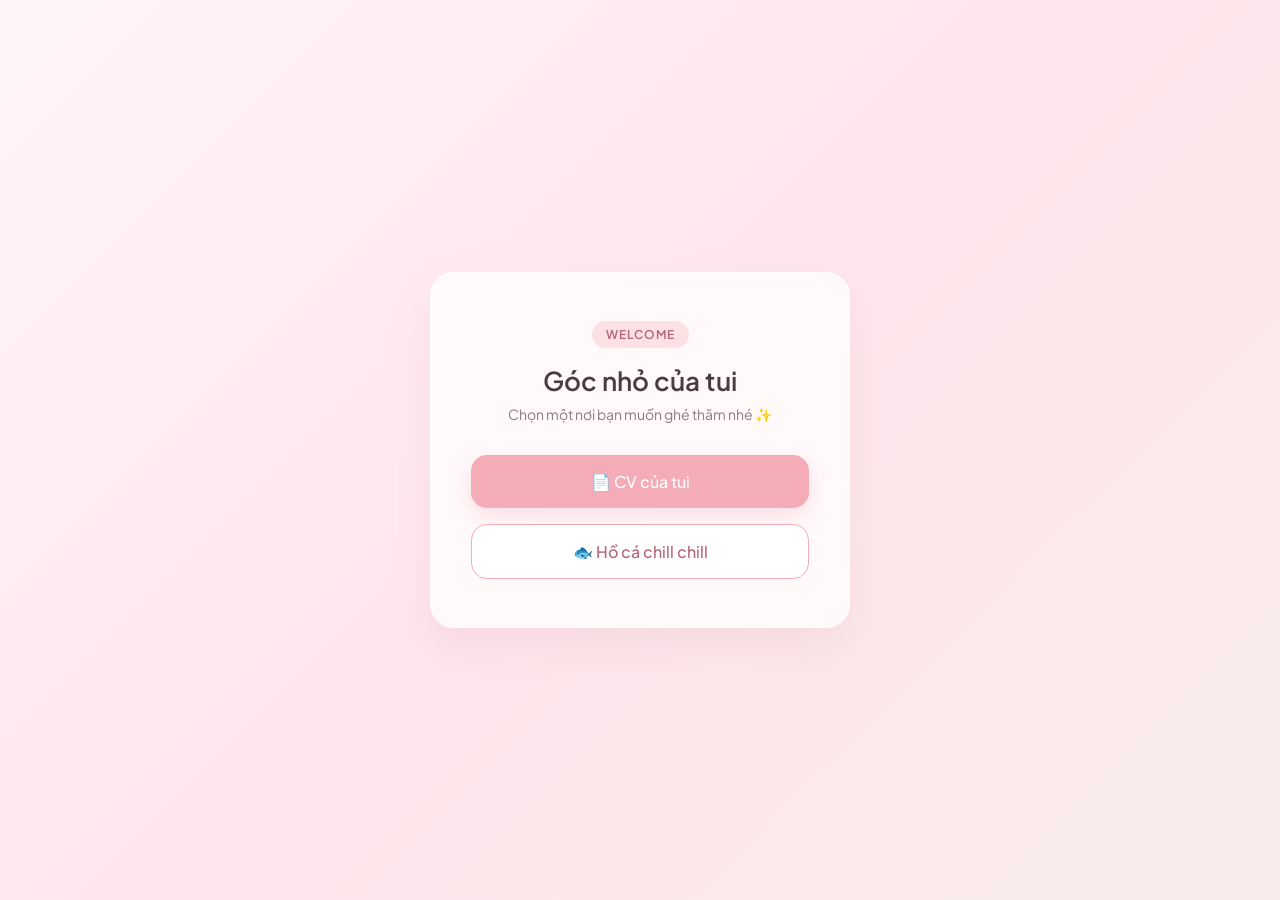
<file: index.html>
<!DOCTYPE html>
<html lang="vi">
<head>
  <meta charset="UTF-8">
  <meta name="viewport" content="width=device-width, initial-scale=1.0">
  <title>Hello, World!</title>
  <link href="https://fonts.googleapis.com/css2?family=Plus+Jakarta+Sans:wght@400;500;600&display=swap" rel="stylesheet">
  
  <style>
    * {
      margin: 0;
      padding: 0;
      box-sizing: border-box;
    }

    body {
      font-family: 'Plus Jakarta Sans', sans-serif;
      min-height: 100vh;
      display: flex;
      justify-content: center;
      align-items: center;

      background: linear-gradient(135deg, #FFF5F7 0%, #FFE5EC 50%, #F8EDEB 100%);
      color: #5E4B56;
      padding: 20px;
    }
    .container {
      background: rgba(255, 255, 255, 0.75);
      backdrop-filter: blur(12px);
      -webkit-backdrop-filter: blur(12px);
      border: 1px solid rgba(255, 255, 255, 0.9);
      border-radius: 24px;
      padding: 48px 40px;
      width: 100%;
      max-width: 420px;
      text-align: center;
      box-shadow: 0 20px 40px rgba(216, 167, 177, 0.18);
      transition: transform 0.3s ease;
    }

    .container:hover {
      transform: translateY(-4px);
    }
    .badge {
      display: inline-block;
      background-color: #FCE1E4;
      color: #B56576;
      font-size: 12px;
      font-weight: 600;
      letter-spacing: 1px;
      text-transform: uppercase;
      padding: 6px 14px;
      border-radius: 99px;
      margin-bottom: 16px;
    }

    .header-text h1 {
      font-size: 26px;
      font-weight: 600;
      color: #4A3B42;
      margin-bottom: 8px;
    }

    .header-text p {
      font-size: 14px;
      color: #8E7882;
      margin-bottom: 32px;
    }
    .links-group {
      display: flex;
      flex-direction: column;
      gap: 16px;
    }

    .links-group span {
      display: block;
      width: 100%;
    }

    .links-group a {
      display: flex;
      justify-content: center;
      align-items: center;
      gap: 8px;
      text-decoration: none;
      font-size: 16px;
      font-weight: 500;
      padding: 16px 24px;
      border-radius: 16px;
      transition: all 0.25s cubic-bezier(0.25, 0.8, 0.25, 1);
    }

  
    .links-group span:first-child a {
      background-color: #F4ACB7;
      color: #FFFFFF;
      box-shadow: 0 8px 20px rgba(244, 172, 183, 0.35);
    }

    .links-group span:first-child a:hover {
      background-color: #E598A5;
      transform: translateY(-2px);
      box-shadow: 0 12px 24px rgba(229, 152, 165, 0.45);
    }

    
    .links-group span:last-child a {
      background-color: #FFFFFF;
      color: #B56576;
      border: 1.5px solid #F4ACB7;
    }

    .links-group span:last-child a:hover {
      background-color: #FFF0F3;
      transform: translateY(-2px);
      box-shadow: 0 8px 20px rgba(244, 172, 183, 0.2);
    }


    .links-group a:active {
      transform: scale(0.98);
    }
  </style>
</head>
<body>
  <div class="container">
    <div class="header-text">
      <span class="badge">Welcome</span>
      <h1>Góc nhỏ của tui</h1>
      <p>Chọn một nơi bạn muốn ghé thăm nhé ✨</p>
    </div>

    <div class="links-group">
      <span><a href="cvcanhan.html">📄 CV của tui</a></span>
      <span><a href="baihoca.html">🐟 Hồ cá chill chill</a></span>
    </div>
  </div>
</body>
</html>
</file>
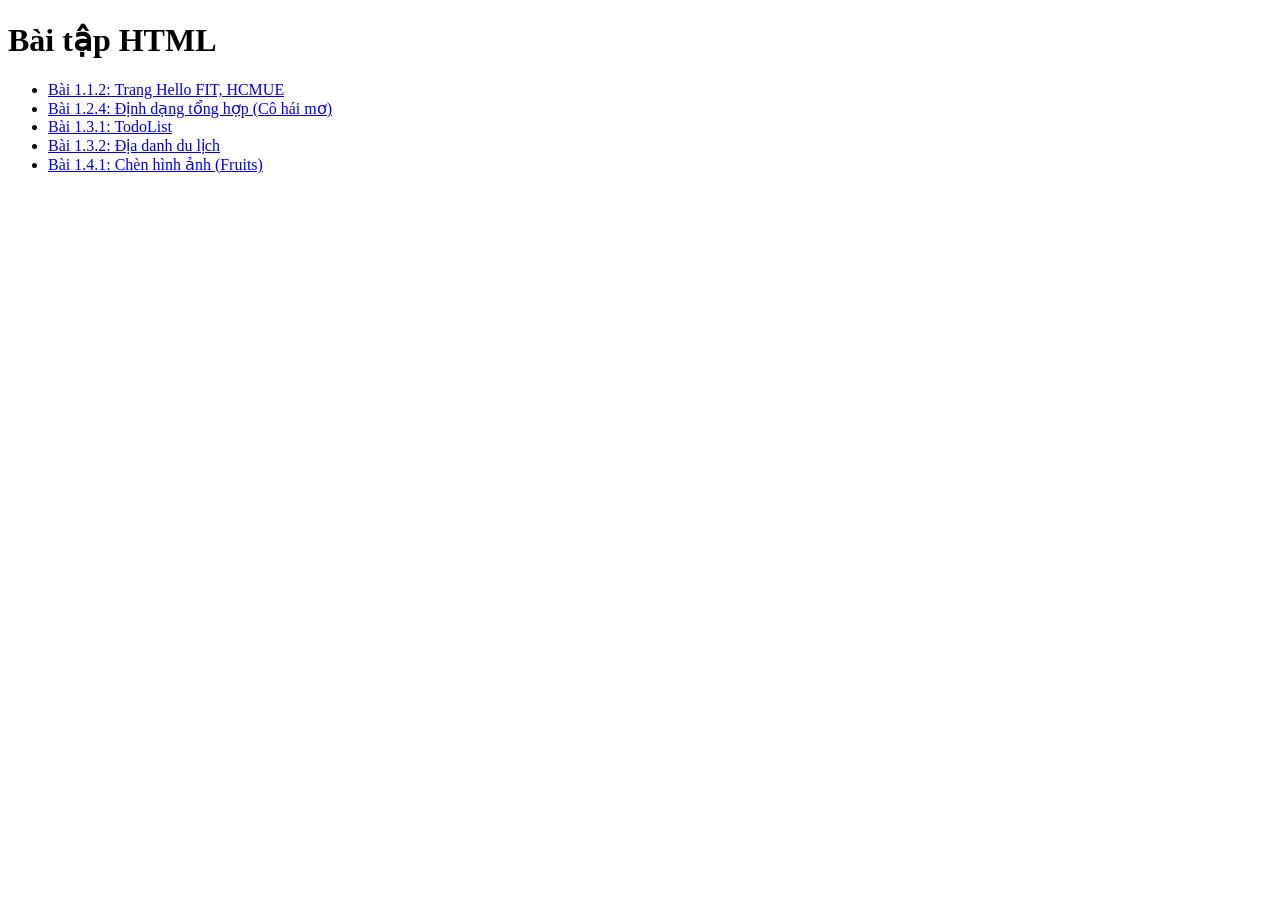
<file: BaitapVLE - Copy/BaitapHTML/index.html>
<!DOCTYPE html>
<html lang="vi">
<head>
    <meta charset="UTF-8">
    <title>Danh mục bài tập HTML</title>
</head>
<body>
    <h1>Bài tập HTML</h1>
    <ul>
        <li><a href="hello.html">Bài 1.1.2: Trang Hello FIT, HCMUE</a></li>
        <li><a href="tho.html">Bài 1.2.4: Định dạng tổng hợp (Cô hái mơ)</a></li>
        <li><a href="todo.html">Bài 1.3.1: TodoList</a></li>
        <li><a href="diadanh.html">Bài 1.3.2: Địa danh du lịch</a></li>
        <li><a href="fruits.html">Bài 1.4.1: Chèn hình ảnh (Fruits)</a></li>
    </ul>
</body>
</html>
</file>
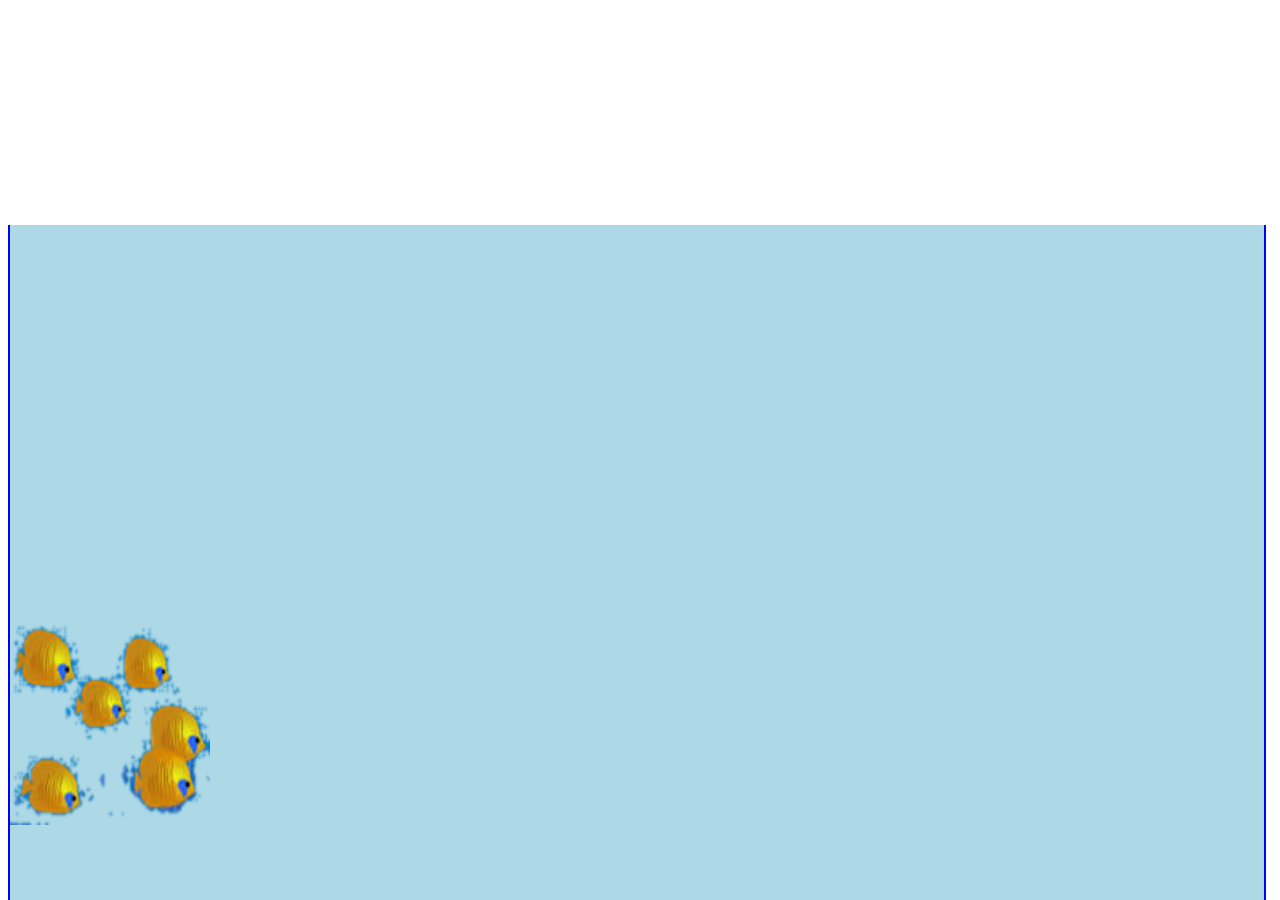
<file: baihoca.html>
<!DOCTYPE html>
<html lang="en">
<head>
    <meta charset="UTF-8">
    <meta name="viewport" content="width=device-width, initial-scale=1.0">
    <title>Hồ cá</title>
    <style>
       #hoca {
             position: fixed; 
             bottom: 0; 
             height: 75%; 
             width: 98%;
             background-color: #ADD8E6; 
             background-size: cover;
             background-position: center;
             border-left: 2px double blue;
             border-right: 2px double blue;
             border-top: 0;
             overflow: hidden;
       }
       .caboi {
             position: absolute;
             left: 0px; 
             top: 400px;
             width: 200px; 
             height: 200px;
             animation: coboi 15s linear infinite;
       }
       @keyframes coboi {
            0%   { left: 50px; top: 100px; transform: scaleX(1); }
            25%  { left: 700px; top: 200px; transform: scaleX(1); }
            50%  { left: 400px; top: 300px; transform: scaleX(-1); }
            75%  { left: 200px; top: 150px; transform: scaleX(-1); }
            100% { left: 50px; top: 100px; transform: scaleX(1); }
       }
    </style>
</head>
<body>
    <div id="hoca">
        <img src="goldFishSchool.png" alt="cá bơi" class="caboi">
    </div>
</body>
</html>
</file>
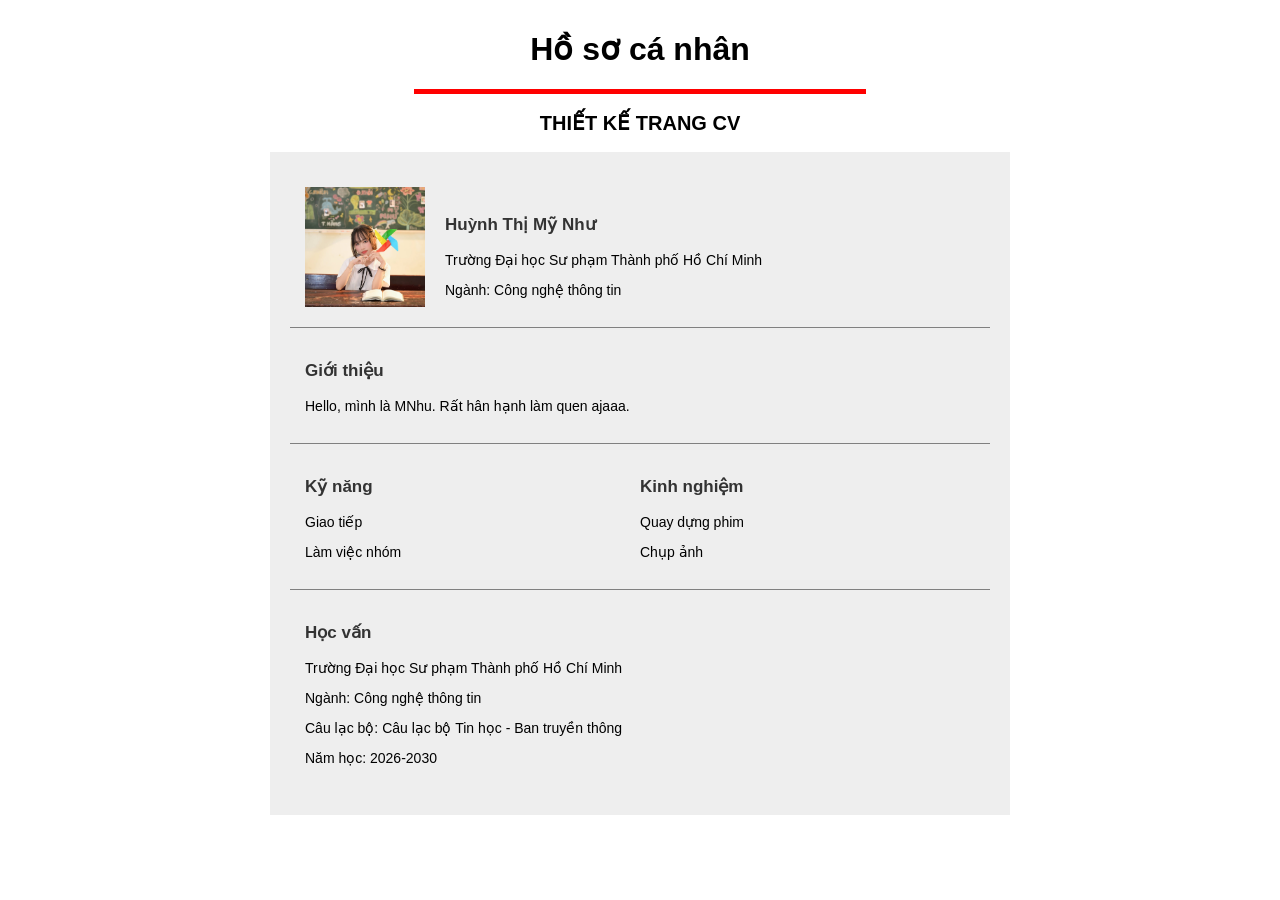
<file: cvcanhan.html>
<!DOCTYPE html>
<html>
<head>
    <title>CV cá nhân</title>
    <meta charset="UTF-8">

    <style>
        body 
        {
            font-family: Arial;
            background-color: white;
            margin: 30px;
        }

        h1 
        {
            text-align: center;
            color: black;
        }

        h2 
        {
            text-align: center;
            font-size: 20px;
        }

        .cv 
        {
            width: 700px;
            background-color: #eeeeee;
            margin: auto;
            padding: 20px;
        }

        .top {
            display: flex;
            border-bottom: 1px solid gray;
            padding: 15px;
        }

        .anh {
    width: 120px;
    height: 120px;
    background-color: #cccccc;
    margin-right: 20px;
    flex-shrink: 0;
    overflow: hidden;
}

    .anh img 
    {
    width: 100%;
    height: 100%;
    object-fit: cover;
    display: block;
    }

        .ten 
        {
            padding-top: 10px;
        }

        .gioithieu 
        {
            padding: 15px;
            border-bottom: 1px solid gray;
        }

        .noidung 
        {
            display: flex;
            padding: 15px;
        }

        .kynang 
        {
            width: 50%;
        }

        .kinhnghiem 
        {
            width: 50%;
        }

        .hocvan 
        {
            padding: 15px;
            border-top: 1px solid gray;
        }

        h3 {
            color: #333333;
            font-size: 17px;
        }

        p {
            font-size: 14px;
        }
    </style>
</head>

<body>

    <h1>Hồ sơ cá nhân</h1>
    <hr width="450" color="red" size="5">

    <h2>THIẾT KẾ TRANG CV</h2>

    <div class="cv">

        <div class="top">
            <div class="anh">
               <img src="mnhu.jpg">
            </div>
            <div class="ten">
                <h3>Huỳnh Thị Mỹ Như</h3>
                <p>Trường Đại học Sư phạm Thành phố Hồ Chí Minh</p>
                <p>Ngành: Công nghệ thông tin</p> 
            </div>
        </div>

        <div class="gioithieu">
            <h3>Giới thiệu</h3>
            <p>
                Hello, mình là MNhu. Rất hân hạnh làm quen ajaaa.
            </p>
        </div>

        <div class="noidung">

            <div class="kynang">
                <h3>Kỹ năng</h3>
                <p>Giao tiếp</p>
                <p>Làm việc nhóm</p>
            </div>

            <div class="kinhnghiem">
                <h3>Kinh nghiệm</h3>
                <p>Quay dựng phim</p>
                <p>Chụp ảnh</p>
            </div>

        </div>

        <div class="hocvan">
            <h3>Học vấn</h3>
            <p>Trường Đại học Sư phạm Thành phố Hồ Chí Minh</p>
            <p>Ngành: Công nghệ thông tin</p>
            <p>Câu lạc bộ: Câu lạc bộ Tin học - Ban truyền thông</p>  
            <p>Năm học: 2026-2030</p>
        </div>

    </div>

</body>
</html>
</file>
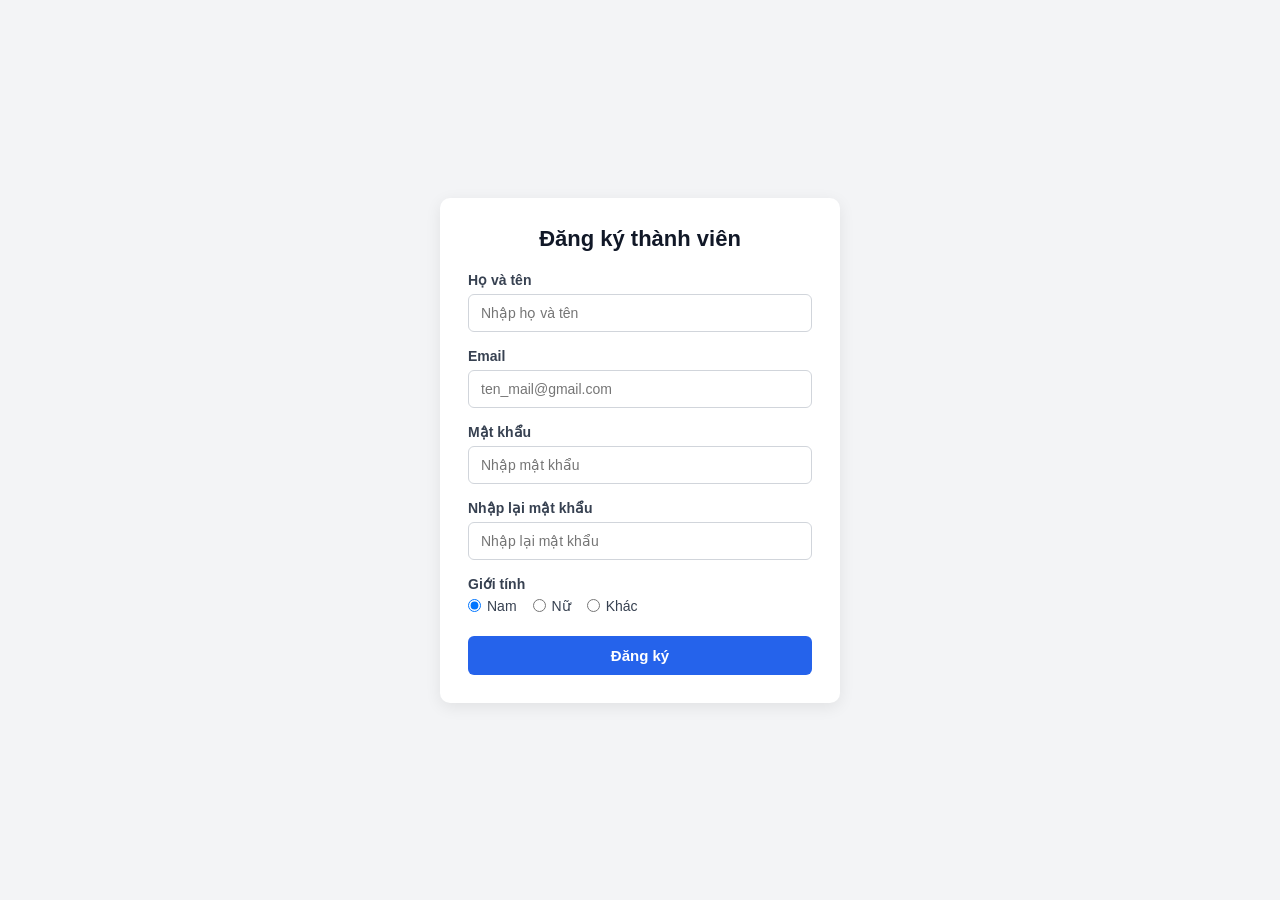
<file: dkitv.html>
<!DOCTYPE html>
<html lang="vi">
<head>
    <meta charset="UTF-8">
    <meta name="viewport" content="width=device-width, initial-scale=1.0">
    <title>Đăng ký thành viên</title>
    <style>
        * {
            box-sizing: border-box;
            margin: 0;
            padding: 0;
        }

        body {
            font-family: Arial, sans-serif;
            background-color: #f3f4f6;
            display: flex;
            justify-content: center;
            align-items: center;
            min-height: 100vh;
            padding: 20px;
        }

        .form-container {
            background-color: #ffffff;
            width: 100%;
            max-width: 400px;
            padding: 28px;
            border-radius: 10px;
            box-shadow: 0 4px 16px rgba(0, 0, 0, 0.08);
        }

        h2 {
            text-align: center;
            margin-bottom: 20px;
            color: #111827;
            font-size: 22px;
        }

        .form-group {
            margin-bottom: 16px;
        }

        label {
            display: block;
            margin-bottom: 6px;
            font-size: 14px;
            font-weight: bold;
            color: #374151;
        }

        input[type="text"],
        input[type="email"],
        input[type="password"],
        select {
            width: 100%;
            padding: 10px 12px;
            border: 1px solid #d1d5db;
            border-radius: 6px;
            font-size: 14px;
            outline: none;
            transition: border-color 0.2s;
        }

        input:focus,
        select:focus {
            border-color: #2563eb;
        }

        .gender-group {
            display: flex;
            gap: 16px;
            align-items: center;
            font-size: 14px;
            color: #374151;
        }

        .gender-group label {
            display: inline-flex;
            align-items: center;
            gap: 6px;
            font-weight: normal;
            margin-bottom: 0;
            cursor: pointer;
        }

        button[type="submit"] {
            width: 100%;
            padding: 11px;
            background-color: #2563eb;
            color: #ffffff;
            border: none;
            border-radius: 6px;
            font-size: 15px;
            font-weight: bold;
            cursor: pointer;
            transition: background-color 0.2s;
            margin-top: 6px;
        }

        button[type="submit"]:hover {
            background-color: #1d4ed8;
        }
    </style>
</head>
<body>

    <div class="form-container">
        <h2>Đăng ký thành viên</h2>
        <form action="#" method="post">
            <div class="form-group">
                <label for="fullname">Họ và tên</label>
                <input type="text" id="fullname" name="fullname" placeholder="Nhập họ và tên" required>
            </div>

            <div class="form-group">
                <label for="email">Email</label>
                <input type="email" id="email" name="email" placeholder="ten_mail@gmail.com" required>
            </div>

            <div class="form-group">
                <label for="password">Mật khẩu</label>
                <input type="password" id="password" name="password" placeholder="Nhập mật khẩu" required>
            </div>

            <div class="form-group">
                <label for="confirm-password">Nhập lại mật khẩu</label>
                <input type="password" id="confirm-password" name="confirm-password" placeholder="Nhập lại mật khẩu" required>
            </div>

            <div class="form-group">
                <label>Giới tính</label>
                <div class="gender-group">
                    <label><input type="radio" name="gender" value="male" checked> Nam</label>
                    <label><input type="radio" name="gender" value="female"> Nữ</label>
                    <label><input type="radio" name="gender" value="other"> Khác</label>
                </div>
            </div>

            <button type="submit">Đăng ký</button>
        </form>
    </div>

</body>
</html>
</file>
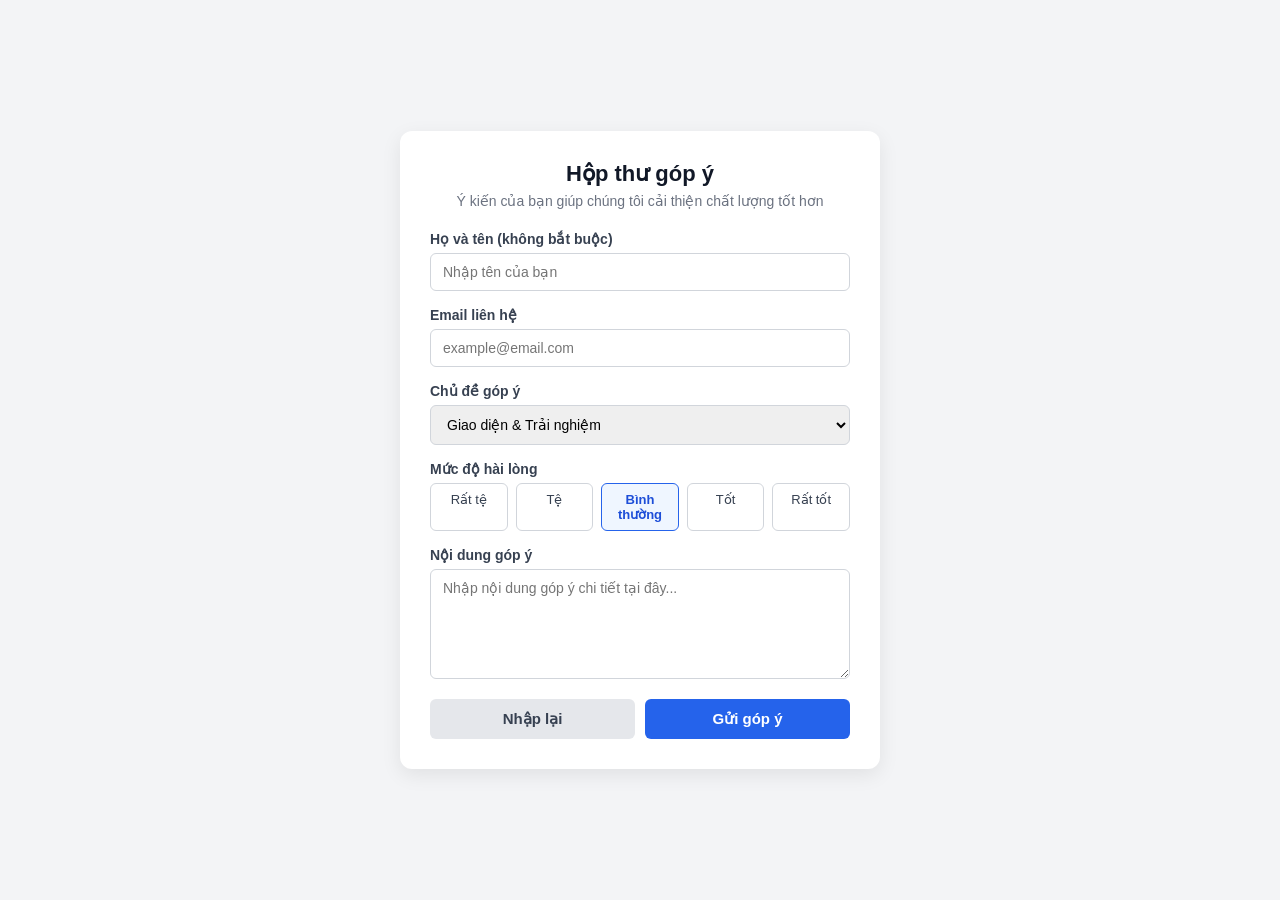
<file: gopy.html>
<!DOCTYPE html>
<html lang="vi">
<head>
    <meta charset="UTF-8">
    <meta name="viewport" content="width=device-width, initial-scale=1.0">
    <title>Góp ý</title>
    <style>
        * {
            box-sizing: border-box;
            margin: 0;
            padding: 0;
        }

        body {
            font-family: Arial, sans-serif;
            background-color: #f3f4f6;
            color: #1f2937;
            display: flex;
            justify-content: center;
            align-items: center;
            min-height: 100vh;
            padding: 20px;
        }

        .feedback-container {
            background-color: #ffffff;
            width: 100%;
            max-width: 480px;
            padding: 30px;
            border-radius: 12px;
            box-shadow: 0 6px 20px rgba(0, 0, 0, 0.08);
        }

        h2 {
            text-align: center;
            font-size: 22px;
            color: #111827;
            margin-bottom: 6px;
        }

        .subtitle {
            text-align: center;
            font-size: 14px;
            color: #6b7280;
            margin-bottom: 22px;
        }

        .form-group {
            margin-bottom: 16px;
        }

        label {
            display: block;
            font-size: 14px;
            font-weight: bold;
            margin-bottom: 6px;
            color: #374151;
        }

        input[type="text"],
        input[type="email"],
        select,
        textarea {
            width: 100%;
            padding: 10px 12px;
            border: 1px solid #d1d5db;
            border-radius: 6px;
            font-size: 14px;
            font-family: inherit;
            outline: none;
            transition: border-color 0.2s;
        }

        input:focus,
        select:focus,
        textarea:focus {
            border-color: #2563eb;
        }

        textarea {
            resize: vertical;
            min-height: 110px;
        }

        /* Mức độ hài lòng dạng nút chọn */
        .rating-group {
            display: flex;
            justify-content: space-between;
            gap: 8px;
        }

        .rating-group label {
            flex: 1;
            text-align: center;
            padding: 8px 6px;
            border: 1px solid #d1d5db;
            border-radius: 6px;
            font-weight: normal;
            font-size: 13px;
            cursor: pointer;
            margin-bottom: 0;
            transition: all 0.2s;
        }

        .rating-group input[type="radio"] {
            display: none;
        }

        .rating-group input[type="radio"]:checked + span {
            font-weight: bold;
            color: #1d4ed8;
        }

        .rating-group label:has(input[type="radio"]:checked) {
            border-color: #2563eb;
            background-color: #eff6ff;
        }

        .btn-group {
            display: flex;
            gap: 10px;
            margin-top: 8px;
        }

        button {
            flex: 1;
            padding: 11px;
            border: none;
            border-radius: 6px;
            font-size: 15px;
            font-weight: bold;
            cursor: pointer;
            transition: background-color 0.2s;
        }

        button[type="submit"] {
            background-color: #2563eb;
            color: #ffffff;
        }

        button[type="submit"]:hover {
            background-color: #1d4ed8;
        }

        button[type="reset"] {
            background-color: #e5e7eb;
            color: #374151;
        }

        button[type="reset"]:hover {
            background-color: #d1d5db;
        }
    </style>
</head>
<body>

    <div class="feedback-container">
        <h2>Hộp thư góp ý</h2>
        <p class="subtitle">Ý kiến của bạn giúp chúng tôi cải thiện chất lượng tốt hơn</p>

        <form action="#" method="post">
            <div class="form-group">
                <label for="fullname">Họ và tên (không bắt buộc)</label>
                <input type="text" id="fullname" name="fullname" placeholder="Nhập tên của bạn">
            </div>

            <div class="form-group">
                <label for="email">Email liên hệ</label>
                <input type="email" id="email" name="email" placeholder="example@email.com">
            </div>

            <div class="form-group">
                <label for="topic">Chủ đề góp ý</label>
                <select id="topic" name="topic">
                    <option value="giao-dien">Giao diện & Trải nghiệm</option>
                    <option value="noi-dung">Nội dung & Chức năng</option>
                    <option value="bao-loi">Báo lỗi kỹ thuật</option>
                    <option value="khac">Góp ý khác</option>
                </select>
            </div>

            <div class="form-group">
                <label>Mức độ hài lòng</label>
                <div class="rating-group">
                    <label>
                        <input type="radio" name="rating" value="1">
                        <span>Rất tệ</span>
                    </label>
                    <label>
                        <input type="radio" name="rating" value="2">
                        <span>Tệ</span>
                    </label>
                    <label>
                        <input type="radio" name="rating" value="3" checked>
                        <span>Bình thường</span>
                    </label>
                    <label>
                        <input type="radio" name="rating" value="4">
                        <span>Tốt</span>
                    </label>
                    <label>
                        <input type="radio" name="rating" value="5">
                        <span>Rất tốt</span>
                    </label>
                </div>
            </div>

            <div class="form-group">
                <label for="content">Nội dung góp ý</label>
                <textarea id="content" name="content" placeholder="Nhập nội dung góp ý chi tiết tại đây..." required></textarea>
            </div>

            <div class="btn-group">
                <button type="reset">Nhập lại</button>
                <button type="submit">Gửi góp ý</button>
            </div>
        </form>
    </div>

</body>
</html>
</file>
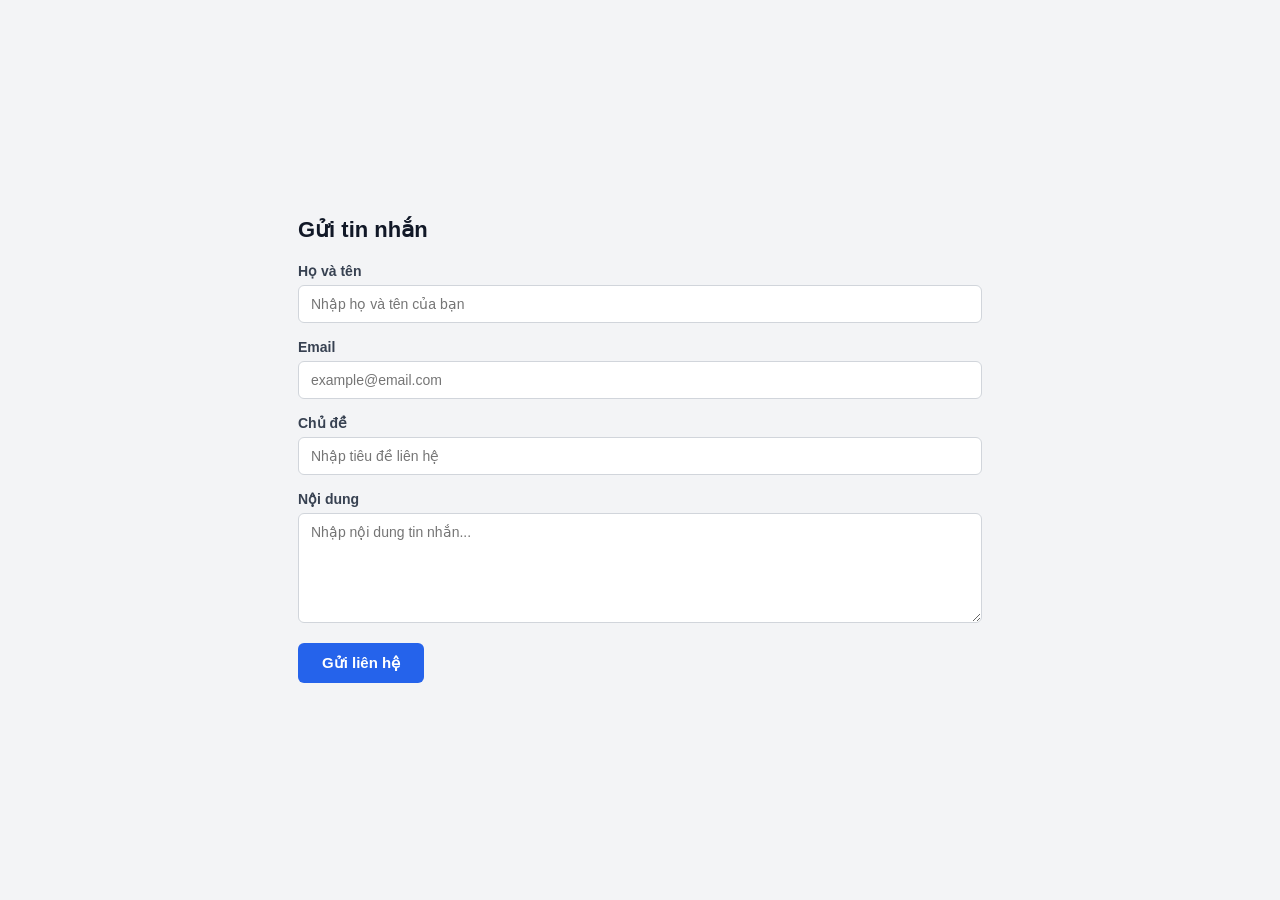
<file: lienhe.html>
<!DOCTYPE html>
<html lang="vi">
<head>
    <meta charset="UTF-8">
    <meta name="viewport" content="width=device-width, initial-scale=1.0">
    <title>Liên hệ</title>
    <style>
        * {
            box-sizing: border-box;
            margin: 0;
            padding: 0;
        }

        body {
            font-family: Arial, sans-serif;
            background-color: #f3f4f6;
            color: #1f2937;
            display: flex;
            justify-content: center;
            align-items: center;
            min-height: 100vh;
            padding: 20px;
        }

        .contact-wrapper {
            background-color: #ffffff;
            width: 100%;
            max-width: 820px;
            border-radius: 12px;
            box-shadow: 0 6px 20px rgba(0, 0, 0, 0.08);
            display: flex;
            flex-wrap: wrap;
            overflow: hidden;
        }

        /* Cột trái: Thông tin liên hệ */
        .contact-info {
            width: 40%;
            background-color: #1e3a8a;
            color: #ffffff;
            padding: 32px 28px;
        }

        .contact-info h2 {
            font-size: 22px;
            margin-bottom: 12px;
        }

        .contact-info p.desc {
            font-size: 14px;
            color: #dbeafe;
            line-height: 1.5;
            margin-bottom: 24px;
        }

        .info-item {
            margin-bottom: 16px;
            font-size: 14px;
            line-height: 1.5;
        }

        .info-item strong {
            display: block;
            color: #93c5fd;
            margin-bottom: 2px;
        }

        /* Cột phải: Form gửi tin nhắn */
        .contact-form {
            width: 60%;
            padding: 32px 30px;
        }

        .contact-form h2 {
            font-size: 22px;
            color: #111827;
            margin-bottom: 20px;
        }

        .form-group {
            margin-bottom: 16px;
        }

        label {
            display: block;
            font-size: 14px;
            font-weight: bold;
            margin-bottom: 6px;
            color: #374151;
        }

        input[type="text"],
        input[type="email"],
        textarea {
            width: 100%;
            padding: 10px 12px;
            border: 1px solid #d1d5db;
            border-radius: 6px;
            font-size: 14px;
            font-family: inherit;
            outline: none;
            transition: border-color 0.2s;
        }

        input:focus,
        textarea:focus {
            border-color: #2563eb;
        }

        textarea {
            resize: vertical;
            min-height: 110px;
        }

        button[type="submit"] {
            background-color: #2563eb;
            color: #ffffff;
            border: none;
            padding: 11px 24px;
            border-radius: 6px;
            font-size: 15px;
            font-weight: bold;
            cursor: pointer;
            transition: background-color 0.2s;
        }

        button[type="submit"]:hover {
            background-color: #1d4ed8;
        }

        /* Responsive cho màn hình nhỏ */
        @media (max-width: 680px) {
            .contact-info,
            .contact-form {
                width: 100%;
            }
        }
    </style>
</head>
<body>
        <div class="contact-form">
            <h2>Gửi tin nhắn</h2>
            <form action="#" method="post">
                <div class="form-group">
                    <label for="name">Họ và tên</label>
                    <input type="text" id="name" name="name" placeholder="Nhập họ và tên của bạn" required>
                </div>

                <div class="form-group">
                    <label for="email">Email</label>
                    <input type="email" id="email" name="email" placeholder="example@email.com" required>
                </div>

                <div class="form-group">
                    <label for="subject">Chủ đề</label>
                    <input type="text" id="subject" name="subject" placeholder="Nhập tiêu đề liên hệ" required>
                </div>

                <div class="form-group">
                    <label for="message">Nội dung</label>
                    <textarea id="message" name="message" placeholder="Nhập nội dung tin nhắn..." required></textarea>
                </div>

                <button type="submit">Gửi liên hệ</button>
            </form>
        </div>
    </div>

</body>
</html>
</file>
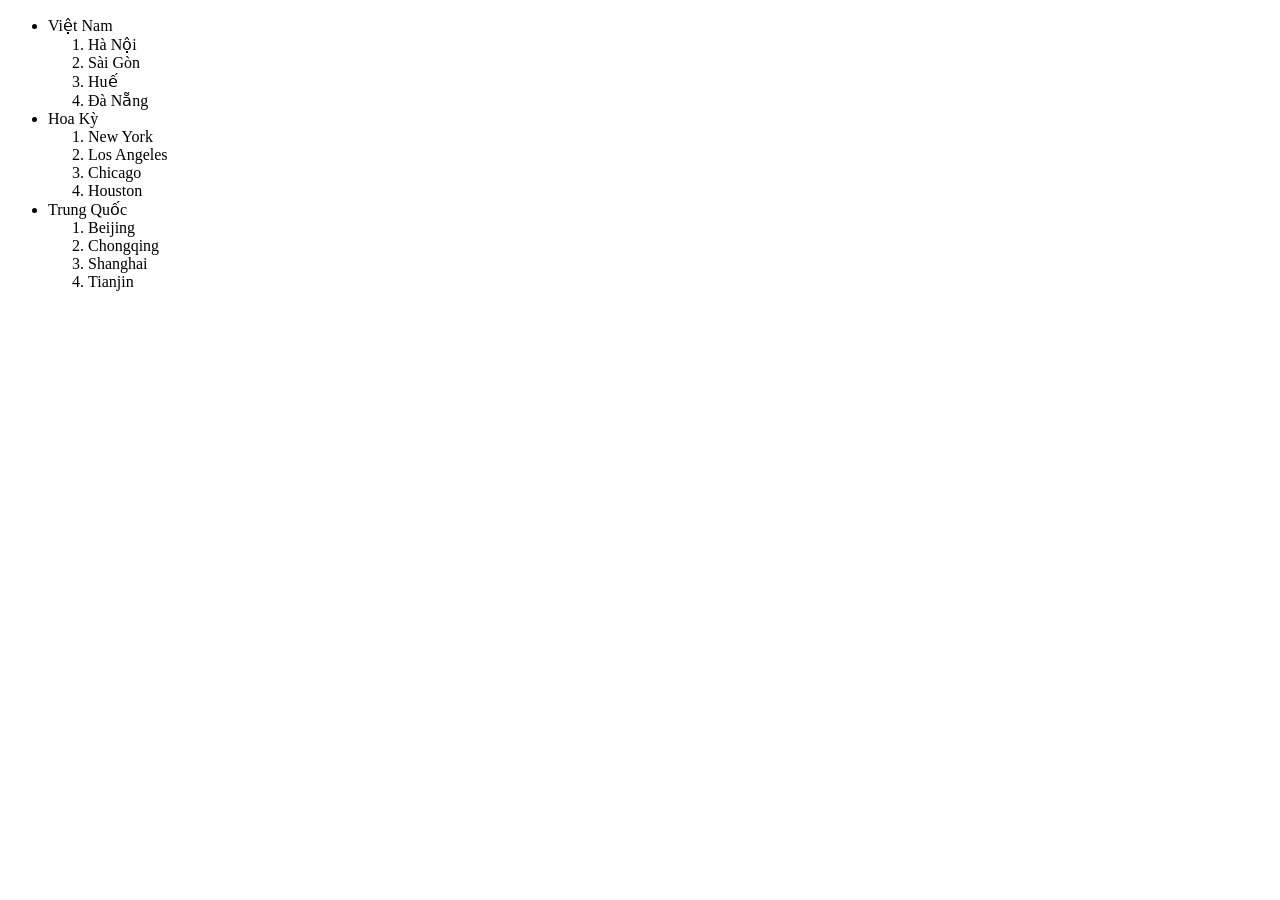
<file: BaitapVLE - Copy/BaitapHTML/diadanh.html>
<!DOCTYPE html>
<html lang="vi">
<head>
    <meta charset="UTF-8">
    <title>Địa danh du lịch</title>
</head>
<body>
    <ul>
        <li>Việt Nam
            <ol>
                <li>Hà Nội</li>
                <li>Sài Gòn</li>
                <li>Huế</li>
                <li>Đà Nẵng</li>
            </ol>
        </li>
        <li>Hoa Kỳ
            <ol>
                <li>New York</li>
                <li>Los Angeles</li>
                <li>Chicago</li>
                <li>Houston</li>
            </ol>
        </li>
        <li>Trung Quốc
            <ol>
                <li>Beijing</li>
                <li>Chongqing</li>
                <li>Shanghai</li>
                <li>Tianjin</li>
            </ol>
        </li>
    </ul>
</body>
</html>
</file>
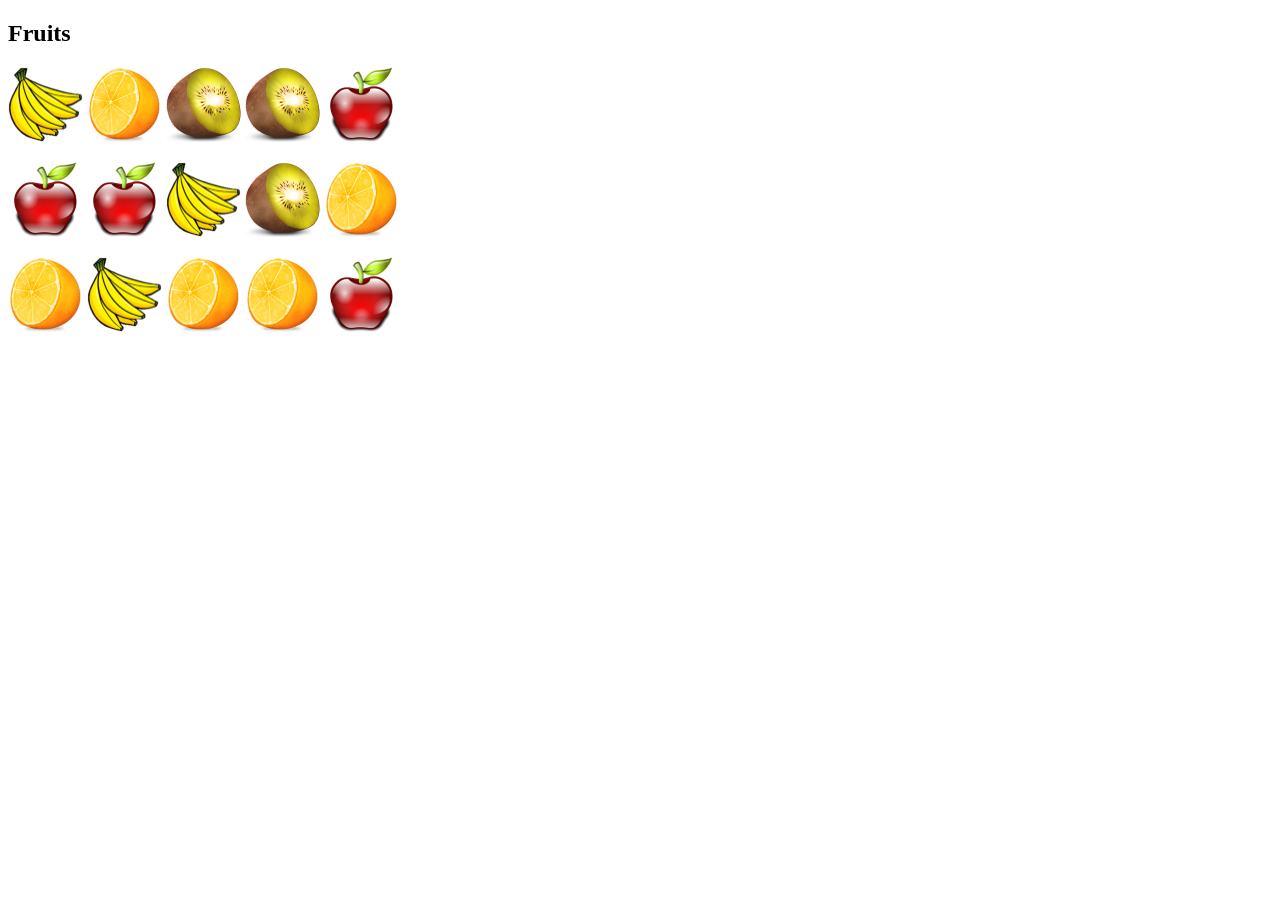
<file: BaitapVLE - Copy/BaitapHTML/fruits.html>
<!DOCTYPE html>
<html lang="vi">
<head>
    <meta charset="UTF-8">
    <title>Fruits</title>
</head>
<body>
    <h2>Fruits</h2>
    <p>
        <img src="images/banana.png" alt="Banana">
        <img src="images/orange.png" alt="Orange">
        <img src="images/kiwi.png" alt="Kiwi">
        <img src="images/kiwi.png" alt="Kiwi">
        <img src="images/apple.png" alt="Apple">
    </p>
    <p>
        <img src="images/apple.png" alt="Apple">
        <img src="images/apple.png" alt="Apple">
        <img src="images/banana.png" alt="Banana">
        <img src="images/kiwi.png" alt="Kiwi">
        <img src="images/orange.png" alt="Orange">
    </p>
    <p>
        <img src="images/orange.png" alt="Orange">
        <img src="images/banana.png" alt="Banana">
        <img src="images/orange.png" alt="Orange">
        <img src="images/orange.png" alt="Orange">
        <img src="images/apple.png" alt="Apple">
    </p>
</body>
</html>
</file>
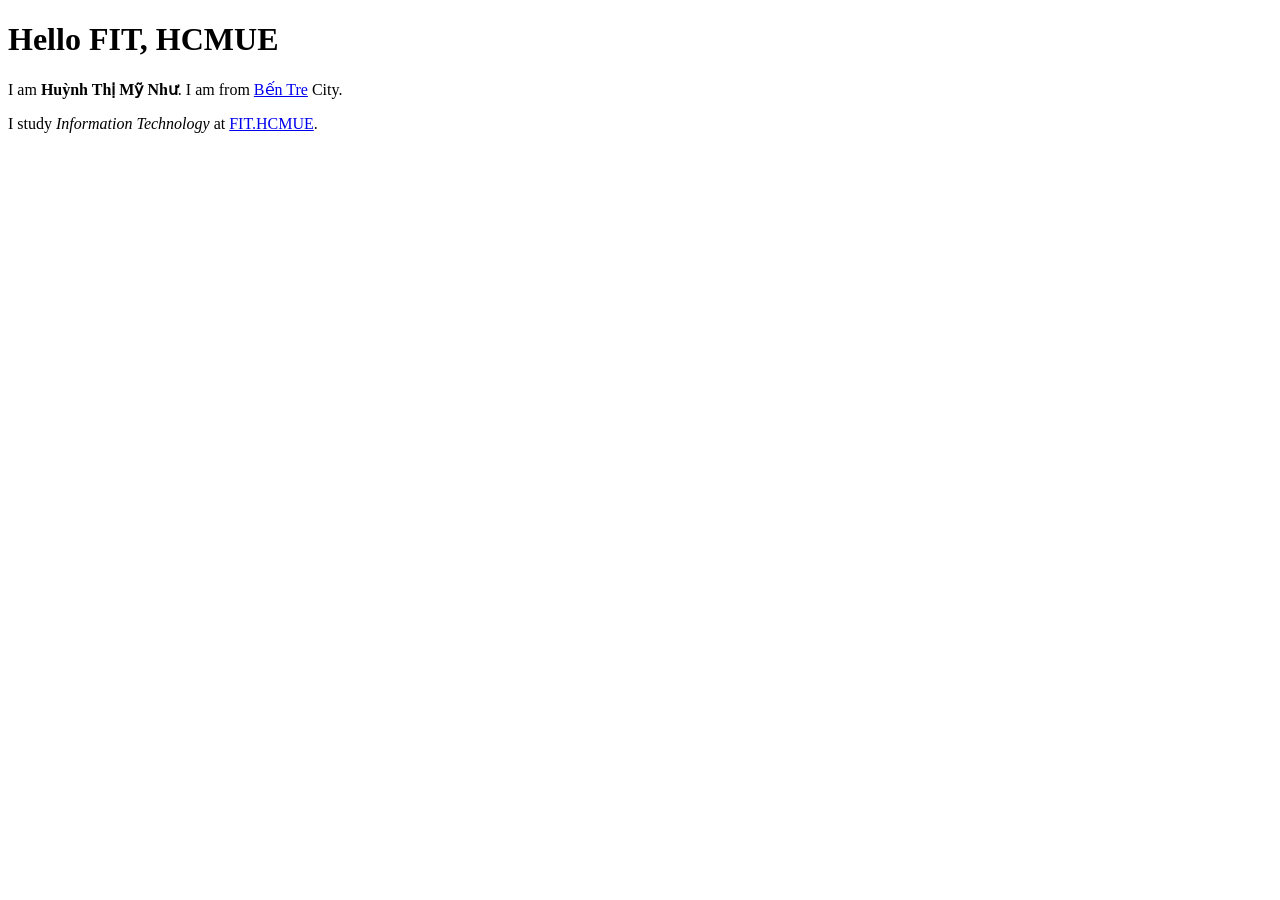
<file: BaitapVLE - Copy/BaitapHTML/hello.html>
<!DOCTYPE html>
<html lang="vi">
<head>
    <meta charset="UTF-8">
    <title>Hello FIT, HCMUE</title>
</head>
<body>
    <h1>Hello FIT, HCMUE</h1>
    <p>I am <b>Huỳnh Thị Mỹ Như</b>. I am from <a href="https://vi.wikipedia.org/wiki/B%E1%BA%BFn_Tre_(t%E1%BB%89nh)">Bến Tre</a> City.</p>
    <p>I study <i>Information Technology</i> at <a href="https://hcmue.edu.vn/">FIT.HCMUE</a>.</p>
</body>
</html>
</file>
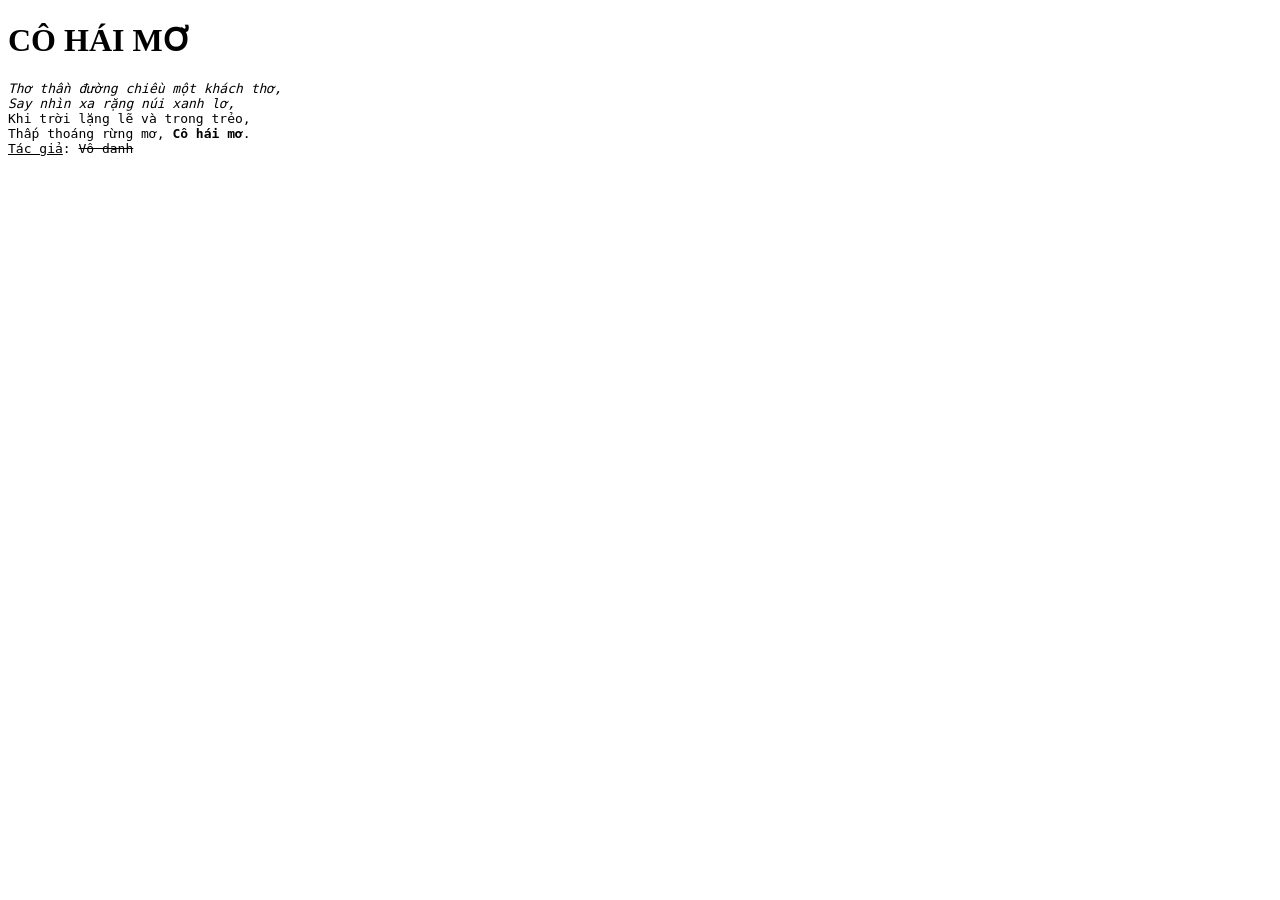
<file: BaitapVLE - Copy/BaitapHTML/tho.html>
<!DOCTYPE html>
<html lang="vi">
<head>
    <meta charset="UTF-8">
    <title>Cô hái mơ</title>
</head>
<body>
    <h1>CÔ HÁI MƠ</h1>
    <pre>
<i>Thơ thần đường chiều một khách thơ,</i>
<i>Say nhìn xa rặng núi xanh lơ,</i>
Khi trời lặng lẽ và trong trẻo,
Thấp thoáng rừng mơ, <b>Cô hái mơ</b>.
<u>Tác giả</u>: <del>Vô danh</del>
    </pre>
</body>
</html>
</file>
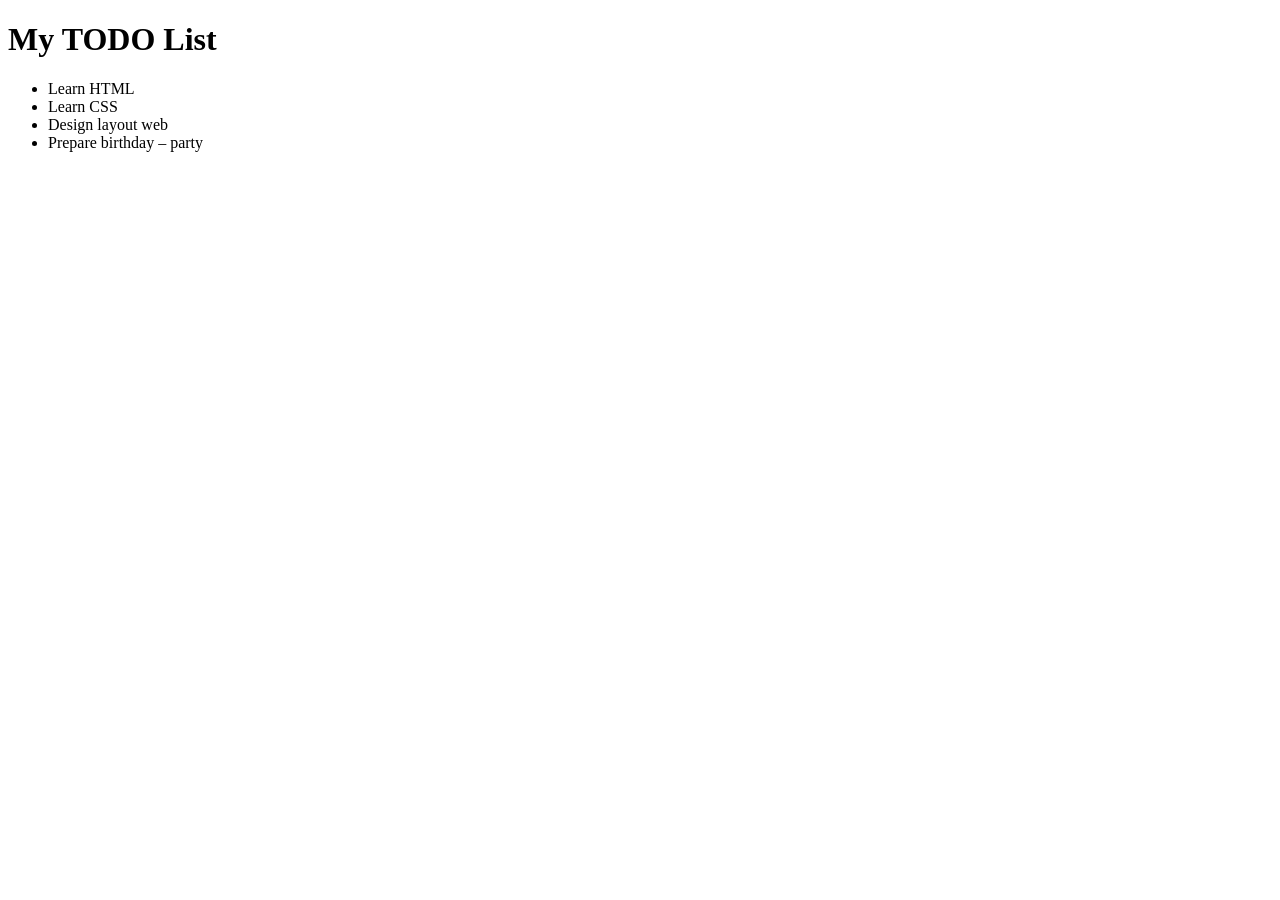
<file: BaitapVLE - Copy/BaitapHTML/todo.html>
<!DOCTYPE html>
<html lang="vi">
<head>
    <meta charset="UTF-8">
    <title>TODO List</title>
</head>
<body>
    <h1>My TODO List</h1>
    <ul>
        <li>Learn HTML</li>
        <li>Learn CSS</li>
        <li>Design layout web</li>
        <li>Prepare birthday &ndash; party</li>
    </ul>
</body>
</html>
</file>
